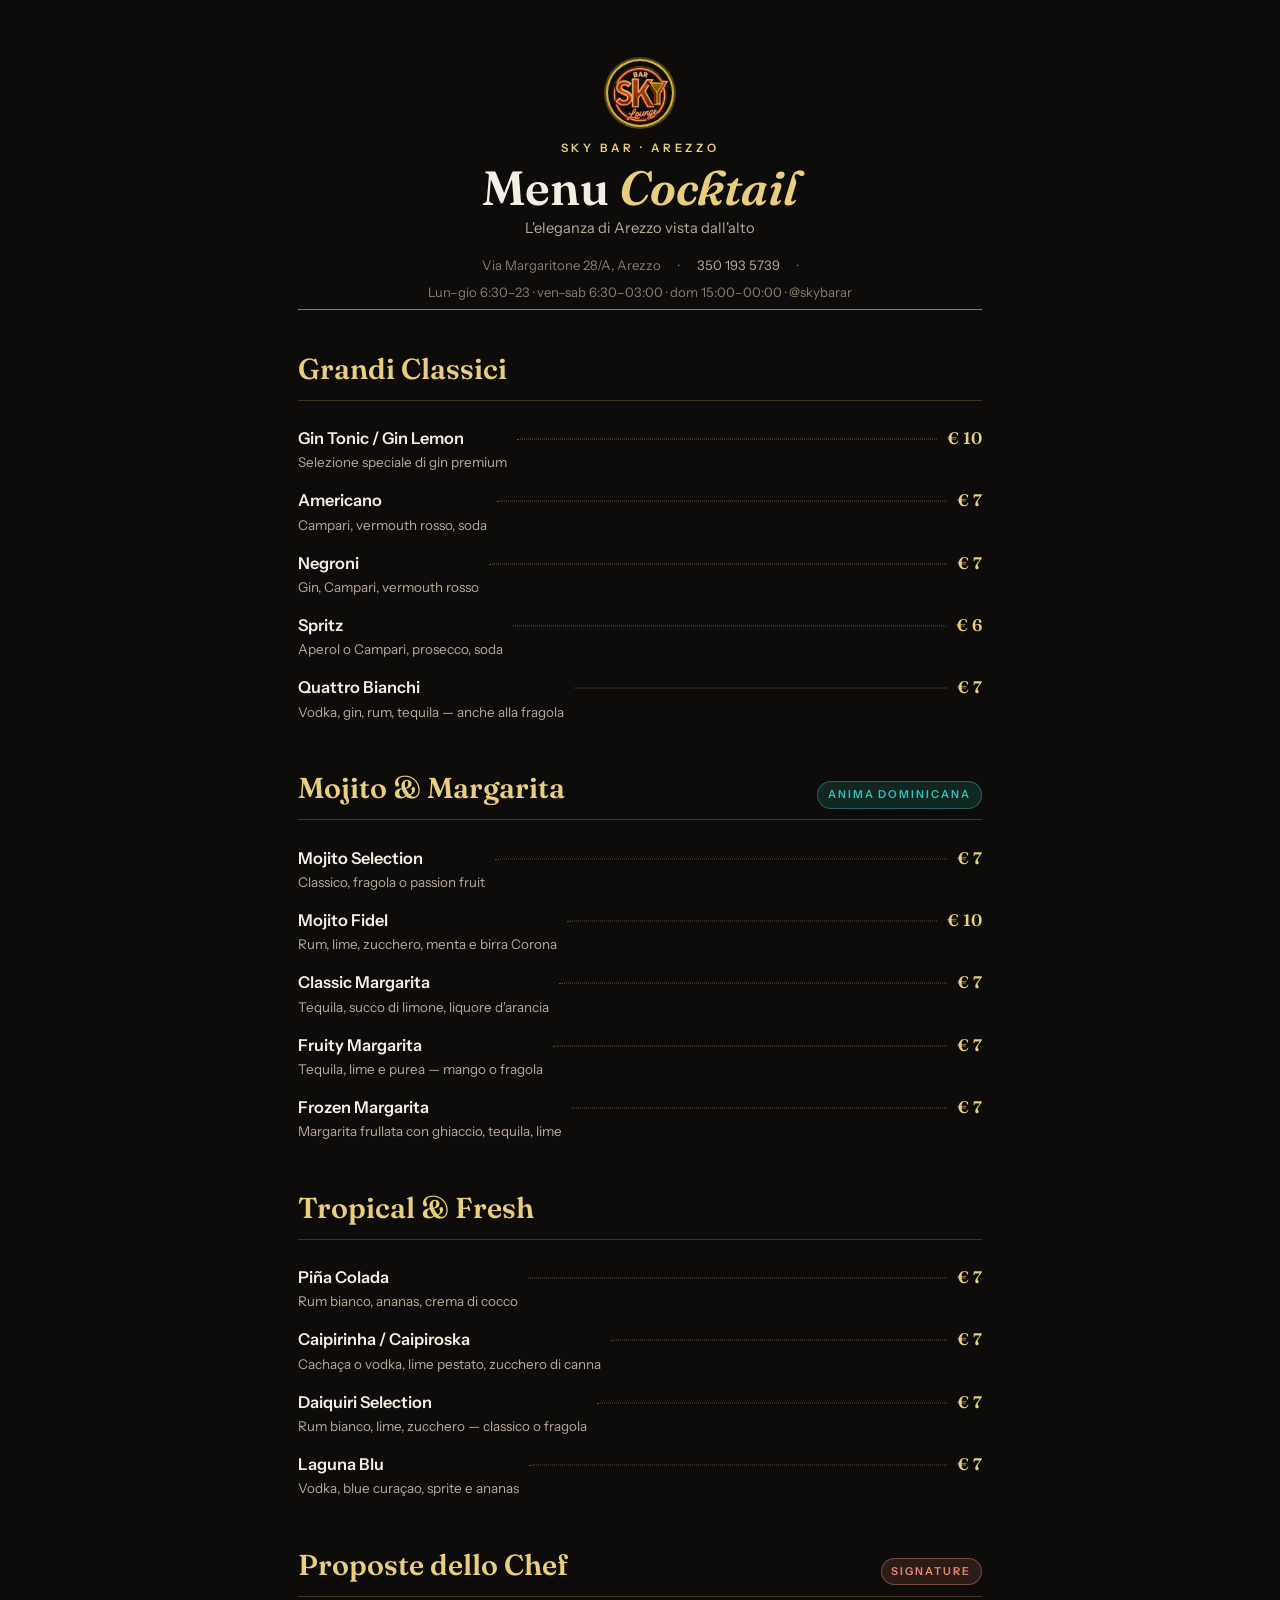
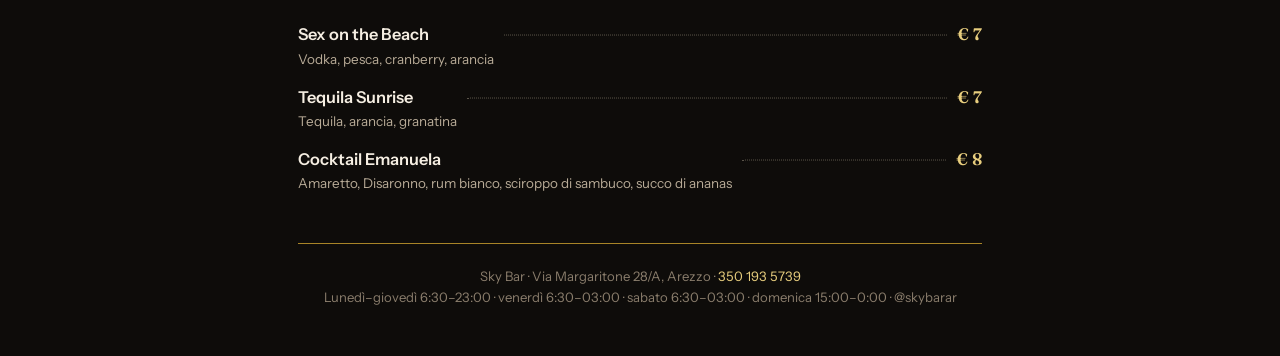
<file: menu/index.html>
<!DOCTYPE html>
<html lang="it">
<head>
  <meta charset="UTF-8">
  <meta name="viewport" content="width=device-width, initial-scale=1">
  <title>Menu Cocktail — Sky Bar Arezzo</title>
  <meta name="description" content="Menu cocktail dello Sky Bar, Via Margaritone 28/A Arezzo. Scansiona col QR al tavolo.">
  <link rel="canonical" href="https://skybarar.it/menu/">
  <link rel="preconnect" href="https://fonts.googleapis.com">
  <link rel="preconnect" href="https://fonts.gstatic.com" crossorigin>
  <link href="https://fonts.googleapis.com/css2?family=Fraunces:opsz,wght@9..144,400;9..144,500;9..144,600;9..144,700&family=Instrument+Sans:wght@400;500;600;700&display=swap" rel="stylesheet">
  <link rel="icon" href="/favicon.ico" sizes="any">
  <link rel="icon" type="image/png" sizes="48x48" href="/assets/favicon-48x48.png">
  <link rel="icon" type="image/png" sizes="192x192" href="/assets/favicon-192x192.png">
  <link rel="apple-touch-icon" sizes="180x180" href="/assets/apple-touch-icon.png">
  <link rel="manifest" href="/site.webmanifest">
  <style>
    :root{
      --bg:#0e0c0a; --bg-alt:#161210; --surface:#201a16; --raised:#28201a;
      --text:#f5eee2; --text-2:#b8ab97; --muted:#8a7d6c;
      --gold:#d4af37; --gold-light:#e8ce7e; --gold-deep:#a88427;
      --teal:#2ec4b6; --coral:#e98a70;
      --font-display:'Fraunces',Georgia,'Times New Roman',serif;
      --font-body:'Instrument Sans',-apple-system,BlinkMacSystemFont,'Segoe UI',Roboto,sans-serif;
      --maxw:760px; --gutter:clamp(1.1rem,5vw,2.4rem);
    }
    *{box-sizing:border-box;margin:0;padding:0}
    html{background:var(--bg)}
    body{
      background:var(--bg); color:var(--text); font-family:var(--font-body);
      line-height:1.6; -webkit-font-smoothing:antialiased; padding-bottom:3rem;
    }
    .page{max-width:var(--maxw); margin:0 auto; padding:clamp(1.4rem,5vw,2.6rem) var(--gutter) 0;}
    /* Header */
    .m-head{text-align:center; padding:1.2rem 0 .4rem; border-bottom:1px solid var(--gold-deep);}
    .m-logo{width:64px;height:64px;border-radius:50%;box-shadow:0 0 0 2px var(--gold),0 0 0 4px rgba(212,175,55,.35);margin:0 auto .9rem;display:block}
    .m-eyebrow{font-size:.72rem;letter-spacing:.32em;text-transform:uppercase;color:var(--gold-light);font-weight:600}
    .m-title{font-family:var(--font-display);font-weight:600;font-size:clamp(2rem,7vw,3rem);line-height:1.05;margin:.35rem 0 .2rem}
    .m-title em{font-style:italic;color:var(--gold-light)}
    .m-sub{color:var(--text-2);font-size:.92rem}
    .m-meta{margin-top:.9rem;display:flex;gap:.4rem 1.1rem;justify-content:center;flex-wrap:wrap;font-size:.82rem;color:var(--muted)}
    .m-meta span{white-space:nowrap}
    .m-meta a{color:var(--text-2);text-decoration:none}
    /* Categorie */
    .cat{margin-top:2.2rem}
    .cat__head{display:flex;align-items:baseline;justify-content:space-between;gap:1rem;border-bottom:1px solid rgba(212,175,55,.25);padding-bottom:.5rem;margin-bottom:1.1rem}
    .cat__name{font-family:var(--font-display);font-weight:600;font-size:clamp(1.35rem,4.5vw,1.8rem);color:var(--gold-light)}
    .cat__tag{font-size:.68rem;letter-spacing:.18em;text-transform:uppercase;font-weight:600;padding:.25rem .6rem;border-radius:999px;white-space:nowrap}
    .tag-dom{background:rgba(46,196,182,.14);color:var(--teal);border:1px solid rgba(46,196,182,.4)}
    .tag-carib{background:rgba(233,138,112,.14);color:var(--coral);border:1px solid rgba(233,138,112,.4)}
    .item{display:flex;align-items:baseline;gap:.6rem;padding:.42rem 0}
    .item__name{font-weight:600;font-size:1.02rem}
    .item__name .dom{color:var(--teal);font-size:.7rem;letter-spacing:.1em;text-transform:uppercase;margin-left:.5rem;vertical-align:middle}
    .item__dots{flex:1;border-bottom:1px dotted rgba(184,171,151,.45);transform:translateY(-.28rem);min-width:1.2rem}
    .item__price{font-family:var(--font-display);font-weight:600;font-size:1.05rem;color:var(--gold-light);white-space:nowrap}
    .item__desc{color:var(--text-2);font-size:.84rem;margin-top:.05rem}
    .item__body{flex:0 0 auto}
    .item__body .item__name{display:inline}
    /* Footer */
    .m-foot{margin-top:2.6rem;text-align:center;border-top:1px solid var(--gold-deep);padding-top:1.4rem}
    .m-foot p{color:var(--muted);font-size:.82rem}
    .m-foot a{color:var(--gold-light);text-decoration:none}
    /* Stampa / QR friendly */
    @media print{
      body{background:#fff;color:#000}
      .m-logo{box-shadow:none;border:2px solid #000}
      .m-eyebrow,.m-title em,.cat__name,.item__price{color:#000}
      .m-sub,.m-meta,.m-meta a,.item__desc,.m-foot p{color:#222}
      .item__dots{border-bottom-color:#999}
      .m-head,.cat__head,.m-foot{border-color:#000}
      .tag-dom,.tag-carib{color:#000;border-color:#000;background:none}
    }
    @media (max-width:480px){
      .item__desc{font-size:.8rem}
    }
  </style>
</head>
<body>
  <main class="page">
    <header class="m-head">
      <img class="m-logo" src="../assets/logo.png" alt="Logo Sky Bar">
      <p class="m-eyebrow">Sky Bar · Arezzo</p>
      <h1 class="m-title">Menu <em>Cocktail</em></h1>
      <p class="m-sub">L'eleganza di Arezzo vista dall'alto</p>
      <div class="m-meta">
        <span>Via Margaritone 28/A, Arezzo</span>
        <span>·</span>
        <span><a href="tel:+393501935739">350 193 5739</a></span>
        <span>·</span>
        <span>Lun–gio 6:30–23 · ven–sab 6:30–03:00 · dom 15:00–00:00 · @skybarar</span>
      </div>
    </header>

    <section class="cat">
      <div class="cat__head"><h2 class="cat__name">Grandi Classici</h2></div>
      <div class="item"><div class="item__body"><div class="item__name">Gin Tonic / Gin Lemon</div><div class="item__desc">Selezione speciale di gin premium</div></div><span class="item__dots"></span><span class="item__price">€ 10</span></div>
      <div class="item"><div class="item__body"><div class="item__name">Americano</div><div class="item__desc">Campari, vermouth rosso, soda</div></div><span class="item__dots"></span><span class="item__price">€ 7</span></div>
      <div class="item"><div class="item__body"><div class="item__name">Negroni</div><div class="item__desc">Gin, Campari, vermouth rosso</div></div><span class="item__dots"></span><span class="item__price">€ 7</span></div>
      <div class="item"><div class="item__body"><div class="item__name">Spritz</div><div class="item__desc">Aperol o Campari, prosecco, soda</div></div><span class="item__dots"></span><span class="item__price">€ 6</span></div>
      <div class="item"><div class="item__body"><div class="item__name">Quattro Bianchi</div><div class="item__desc">Vodka, gin, rum, tequila — anche alla fragola</div></div><span class="item__dots"></span><span class="item__price">€ 7</span></div>
    </section>

    <section class="cat">
      <div class="cat__head"><h2 class="cat__name">Mojito & Margarita</h2><span class="cat__tag tag-dom">Anima dominicana</span></div>
      <div class="item"><div class="item__body"><div class="item__name">Mojito Selection</div><div class="item__desc">Classico, fragola o passion fruit</div></div><span class="item__dots"></span><span class="item__price">€ 7</span></div>
      <div class="item"><div class="item__body"><div class="item__name">Mojito Fidel</div><div class="item__desc">Rum, lime, zucchero, menta e birra Corona</div></div><span class="item__dots"></span><span class="item__price">€ 10</span></div>
      <div class="item"><div class="item__body"><div class="item__name">Classic Margarita</div><div class="item__desc">Tequila, succo di limone, liquore d'arancia</div></div><span class="item__dots"></span><span class="item__price">€ 7</span></div>
      <div class="item"><div class="item__body"><div class="item__name">Fruity Margarita</div><div class="item__desc">Tequila, lime e purea — mango o fragola</div></div><span class="item__dots"></span><span class="item__price">€ 7</span></div>
      <div class="item"><div class="item__body"><div class="item__name">Frozen Margarita</div><div class="item__desc">Margarita frullata con ghiaccio, tequila, lime</div></div><span class="item__dots"></span><span class="item__price">€ 7</span></div>
    </section>

    <section class="cat">
      <div class="cat__head"><h2 class="cat__name">Tropical & Fresh</h2></div>
      <div class="item"><div class="item__body"><div class="item__name">Piña Colada</div><div class="item__desc">Rum bianco, ananas, crema di cocco</div></div><span class="item__dots"></span><span class="item__price">€ 7</span></div>
      <div class="item"><div class="item__body"><div class="item__name">Caipirinha / Caipiroska</div><div class="item__desc">Cachaça o vodka, lime pestato, zucchero di canna</div></div><span class="item__dots"></span><span class="item__price">€ 7</span></div>
      <div class="item"><div class="item__body"><div class="item__name">Daiquiri Selection</div><div class="item__desc">Rum bianco, lime, zucchero — classico o fragola</div></div><span class="item__dots"></span><span class="item__price">€ 7</span></div>
      <div class="item"><div class="item__body"><div class="item__name">Laguna Blu</div><div class="item__desc">Vodka, blue curaçao, sprite e ananas</div></div><span class="item__dots"></span><span class="item__price">€ 7</span></div>
    </section>

    <section class="cat">
      <div class="cat__head"><h2 class="cat__name">Proposte dello Chef</h2><span class="cat__tag tag-carib">Signature</span></div>
      <div class="item"><div class="item__body"><div class="item__name">Sex on the Beach</div><div class="item__desc">Vodka, pesca, cranberry, arancia</div></div><span class="item__dots"></span><span class="item__price">€ 7</span></div>
      <div class="item"><div class="item__body"><div class="item__name">Tequila Sunrise</div><div class="item__desc">Tequila, arancia, granatina</div></div><span class="item__dots"></span><span class="item__price">€ 7</span></div>
      <div class="item"><div class="item__body"><div class="item__name">Cocktail Emanuela</div><div class="item__desc">Amaretto, Disaronno, rum bianco, sciroppo di sambuco, succo di ananas</div></div><span class="item__dots"></span><span class="item__price">€ 8</span></div>
    </section>

    <footer class="m-foot">
      <p>Sky Bar · Via Margaritone 28/A, Arezzo · <a href="tel:+393501935739">350 193 5739</a></p>
      <p>Lunedì–giovedì 6:30–23:00 · venerdì 6:30–03:00 · sabato 6:30–03:00 · domenica 15:00–0:00 · @skybarar</p>
    </footer>
  </main>
</body>
</html>
</file>
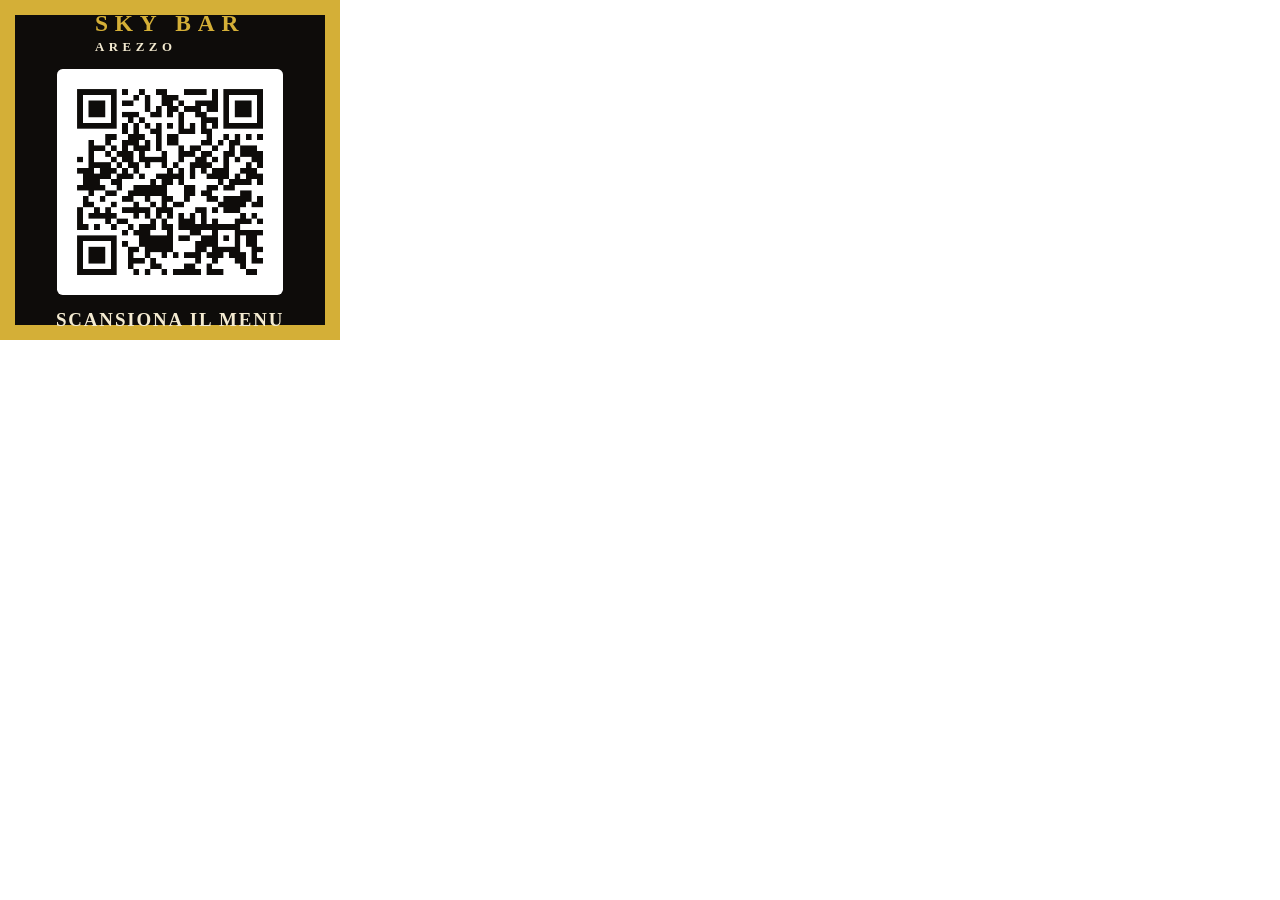
<file: sticker_menu.html>
<!DOCTYPE html>
<html lang="it">
<head>
<meta charset="utf-8">
<title>Sticker QR Sky Bar — Menu</title>
<style>
  @page { size: 9cm 9cm; margin: 0; }
  * { margin: 0; padding: 0; box-sizing: border-box; }
  html, body { width: 9cm; height: 9cm; }
  .sticker {
    width: 9cm; height: 9cm;
    background: #0e0c0a;
    border: 0.4cm solid #d4af37;
    display: flex; flex-direction: column;
    align-items: center; justify-content: center;
    gap: 0.35cm;
    font-family: Georgia, "Times New Roman", serif;
  }
  .brand {
    color: #d4af37; font-size: 0.62cm; letter-spacing: 0.18cm;
    text-transform: uppercase; font-weight: 700;
  }
  .brand small { display:block; color:#f3ead0; font-size:0.34cm; letter-spacing:0.12cm; margin-top:0.1cm; }
  .qr {
    width: 6.0cm; height: 6.0cm;
    background: #fff; padding: 0.25cm; border-radius: 0.15cm;
    display:flex; align-items:center; justify-content:center;
  }
  .qr img { width: 100%; height: 100%; display:block; }
  .cta {
    color: #f3ead0; font-size: 0.5cm; letter-spacing: 0.05cm;
    text-transform: uppercase; font-weight: 600;
  }
  @media print { .sticker { -webkit-print-color-adjust: exact; print-color-adjust: exact; } }
</style>
</head>
<body>
  <div class="sticker">
    <div class="brand">Sky Bar<small>Arezzo</small></div>
    <div class="qr"><img src="[data-uri]" alt="Menu Sky Bar"></div>
    <div class="cta">Scansiona il menu</div>
  </div>
</body>
</html>
</file>
